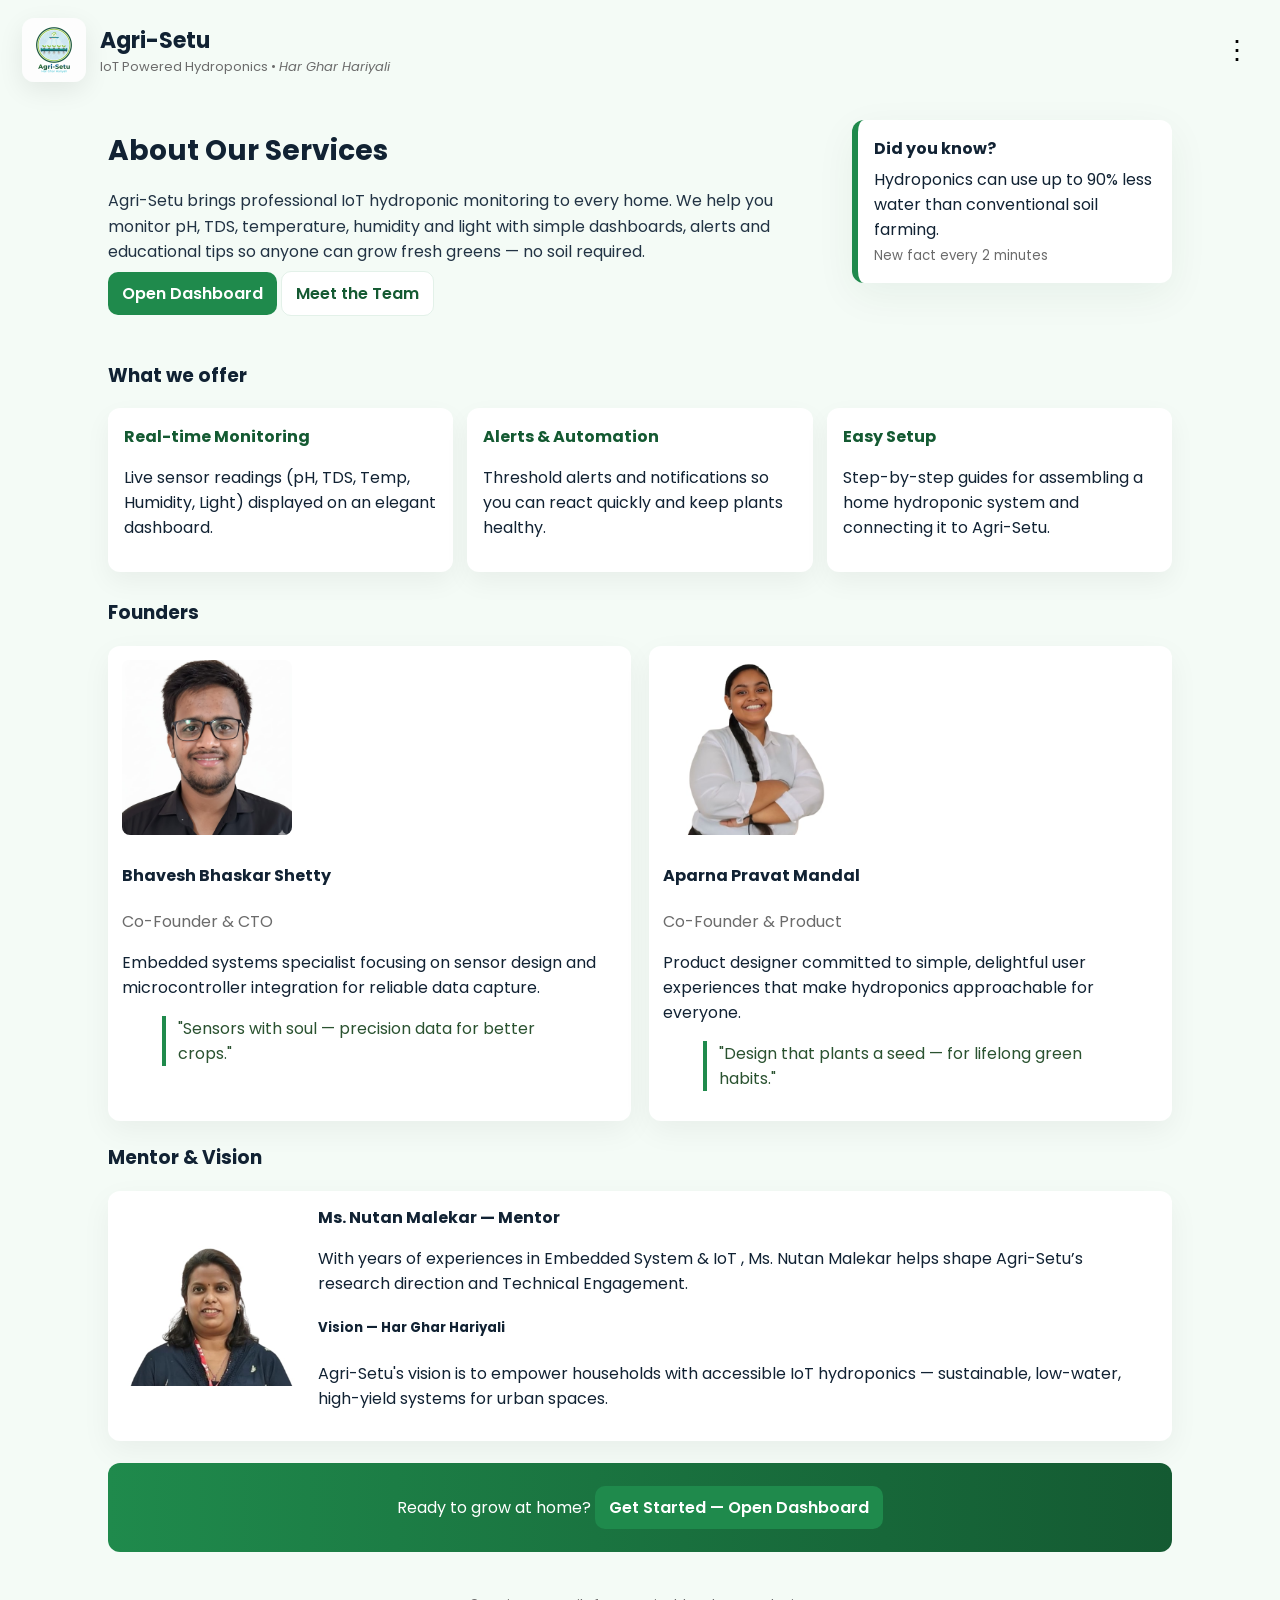
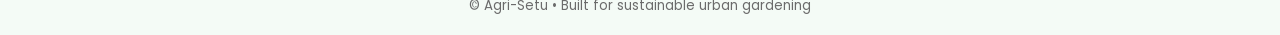
<file: index.html>
<!doctype html>
<html lang="en">
<head>
  <meta charset="utf-8"/>
  <meta name="viewport" content="width=device-width,initial-scale=1"/>
  <title>Agri-Setu — IoT Powered Hydroponics</title>
  <meta name="description" content="Agri-Setu: IoT-powered hydroponic solutions for home growers. Monitor pH, TDS, temperature, humidity and light. Har Ghar Hariyali.">
  <link href="https://fonts.googleapis.com/css2?family=Poppins:wght@300;400;600;700&display=swap" rel="stylesheet">
  <link rel="stylesheet" href="styles.css" />
</head>
<body data-page="about">

  <header class="topbar">
    <div class="brand">
      <img src="assets/logo.png" alt="Agri-Setu logo" class="logo" />
      <div class="brand-text">
        <h1>Agri-Setu</h1>
        <small>IoT Powered Hydroponics • <em>Har Ghar Hariyali</em></small>
      </div>
    </div>

    <div class="menu-wrap">
      <button id="menuBtn" class="dot-btn" aria-label="Menu">⋮</button>
      <nav id="menuDropdown" class="menu hidden" aria-hidden="true">
        <a href="index.html">About</a>
        <a href="login.html">Login</a>
        <a href="contact.html">Contact</a>
        <a href="faq.html">FAQ &amp; Query</a>
      </nav>
    </div>
  </header>

  <main class="container">
    <section class="hero about-hero">
      <div class="hero-left">
        <h2>About Our Services</h2>
        <p class="lead">Agri-Setu brings professional IoT hydroponic monitoring to every home. We help you monitor pH, TDS, temperature, humidity and light with simple dashboards, alerts and educational tips so anyone can grow fresh greens — no soil required.</p>
        <p><a class="btn primary" href="login.html">Open Dashboard</a> <a class="btn secondary" href="#founders">Meet the Team</a></p>
      </div>

      <aside class="hero-right">
        <div class="trivia-card">
          <h4>Did you know?</h4>
          <div id="triviaText">Loading facts...</div>
          <small class="muted">New fact every 2 minutes</small>
        </div>
      </aside>
    </section>

    <section class="services">
      <h3>What we offer</h3>
      <div class="services-grid">
        <div class="service">
          <h4>Real-time Monitoring</h4>
          <p>Live sensor readings (pH, TDS, Temp, Humidity, Light) displayed on an elegant dashboard.</p>
        </div>
        <div class="service">
          <h4>Alerts & Automation</h4>
          <p>Threshold alerts and notifications so you can react quickly and keep plants healthy.</p>
        </div>
        <div class="service">
          <h4>Easy Setup</h4>
          <p>Step-by-step guides for assembling a home hydroponic system and connecting it to Agri-Setu.</p>
        </div>
      </div>
    </section>

    <section id="founders" class="founders">
      <h3>Founders</h3>
      <div class="grid-2">
        <article class="profile">
          <img src="assets/founder1.jpg" alt="Founder 1" class="profile-img" />
          <h4>Bhavesh Bhaskar Shetty</h4>
          <p class="role">Co-Founder &amp; CTO</p>
          <p>Embedded systems specialist focusing on sensor design and microcontroller integration for reliable data capture.</p>
          <blockquote class="quote">"Sensors with soul — precision data for better crops."</blockquote>
        </article>

        <article class="profile">
          <img src="assets/founder2.jpg" alt="Founder 2" class="profile-img" />
          <h4>Aparna Pravat Mandal</h4>
          <p class="role">Co-Founder &amp; Product</p>
          <p>Product designer committed to simple, delightful user experiences that make hydroponics approachable for everyone.</p>
          <blockquote class="quote">"Design that plants a seed — for lifelong green habits."</blockquote>
        </article>
      </div>
    </section>

    <section class="mentor">
      <h3>Mentor & Vision</h3>
      <div class="mentor-card">
        <img src="assets/mentor.jpg" alt="Mentor" class="mentor-img" />
        <div class="mentor-text">
          <h4>Ms. Nutan Malekar — Mentor</h4>
          <p>With years of experiences in Embedded System & IoT , Ms. Nutan Malekar helps shape Agri-Setu’s research direction and Technical Engagement.</p>
          <h5>Vision — Har Ghar Hariyali</h5>
          <p>Agri-Setu's vision is to empower households with accessible IoT hydroponics — sustainable, low-water, high-yield systems for urban spaces.</p>
        </div>
      </div>
    </section>

    <section class="cta">
      <p>Ready to grow at home? <a href="login.html" class="btn primary">Get Started — Open Dashboard</a></p>
    </section>
  </main>

  <footer class="footer">
    <div class="container">
      <small>© Agri-Setu • Built for sustainable urban gardening</small>
    </div>
  </footer>

  <script src="main.js"></script>
</body>
</html>
</file>
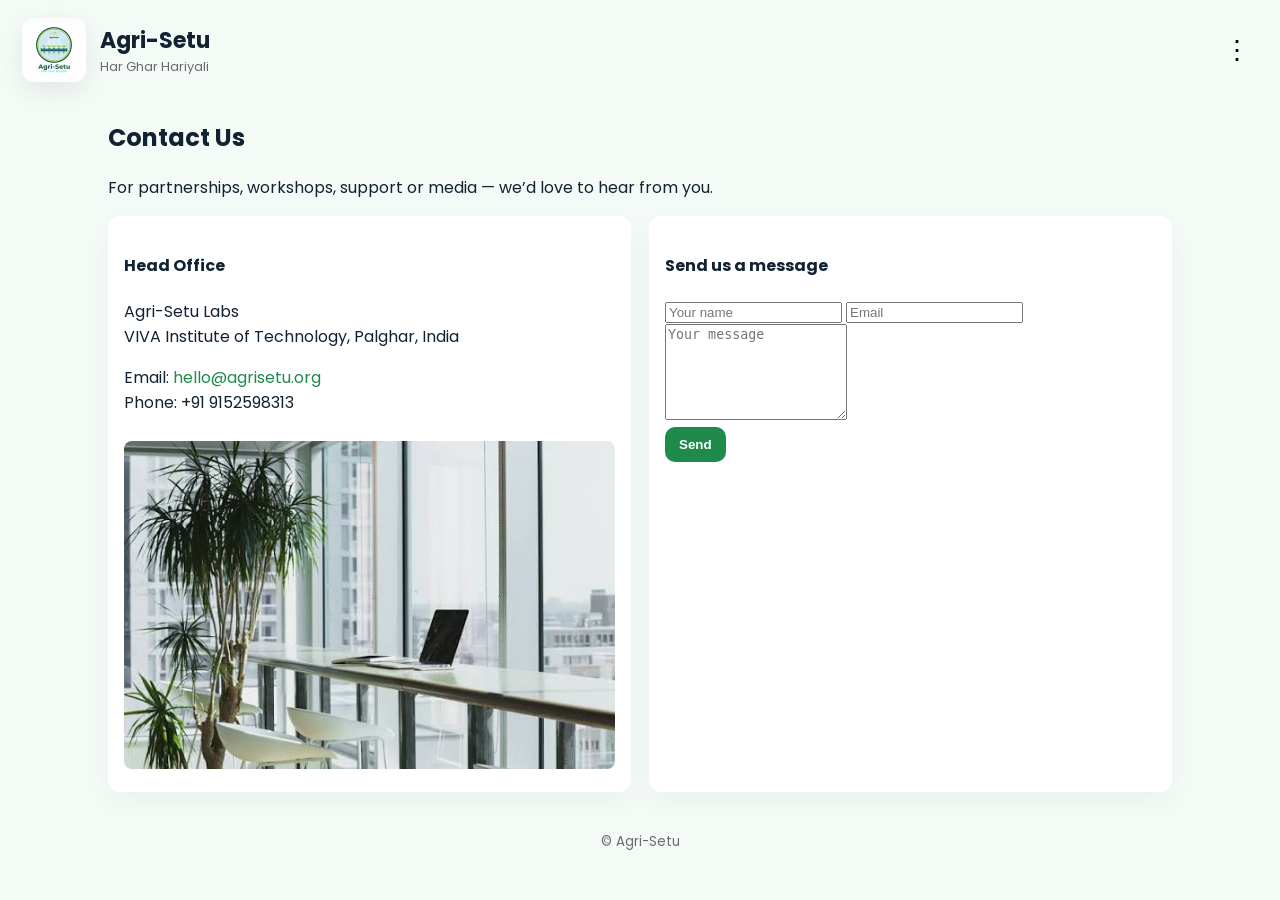
<file: contact.html>
<!doctype html>
<html lang="en">
<head>
  <meta charset="utf-8"/>
  <meta name="viewport" content="width=device-width,initial-scale=1"/>
  <title>Contact — Agri-Setu</title>
  <link href="https://fonts.googleapis.com/css2?family=Poppins:wght@300;400;600&display=swap" rel="stylesheet">
  <link rel="stylesheet" href="styles.css" />
</head>
<body data-page="contact">
  <header class="topbar">
    <div class="brand">
      <img src="assets/logo.png" alt="Agri-Setu logo" class="logo" />
      <div class="brand-text"><h1>Agri-Setu</h1><small>Har Ghar Hariyali</small></div>
    </div>
    <div class="menu-wrap">
      <button id="menuBtnC" class="dot-btn">⋮</button>
      <nav id="menuDropdownC" class="menu hidden" aria-hidden="true">
        <a href="index.html">About</a>
        <a href="login.html">Login</a>
        <a href="contact.html">Contact</a>
        <a href="faq.html">FAQ & Query</a>
      </nav>
    </div>
  </header>

  <main class="container">
    <section class="contact-hero">
      <h2>Contact Us</h2>
      <p>For partnerships, workshops, support or media — we’d love to hear from you.</p>
    </section>

    <section class="contact-grid">
      <div class="contact-card">
        <h4>Head Office</h4>
        <p>Agri-Setu Labs<br/>VIVA Institute of Technology, Palghar, India</p>
        <p>Email: <a href="mailto:hello@agrisetu.org">hello@agrisetu.org</a><br/>Phone: +91 9152598313</p>
        <img src="assets/contact-office.jpg" alt="office" style="width:100%;border-radius:8px;margin-top:10px" />
      </div>

      <div class="contact-card">
        <h4>Send us a message</h4>
        <form id="contactForm">
          <input id="cname" placeholder="Your name" required />
          <input id="cemail" type="email" placeholder="Email" required />
          <textarea id="cmessage" rows="6" placeholder="Your message" required></textarea>
          <div style="display:flex;gap:8px;align-items:center">
            <button type="submit" class="btn primary">Send</button>
            <div id="contactMsg" class="muted"></div>
          </div>
        </form>
      </div>
    </section>
  </main>

  <footer class="footer"><small>© Agri-Setu</small></footer>
  <script src="main.js"></script>
  <script>
    document.getElementById('contactForm').addEventListener('submit', (e) => {
      e.preventDefault();
      document.getElementById('contactMsg').innerText = 'Thanks! Your message was received (demo).';
      e.target.reset();
    });
  </script>
</body>
</html>
</file>
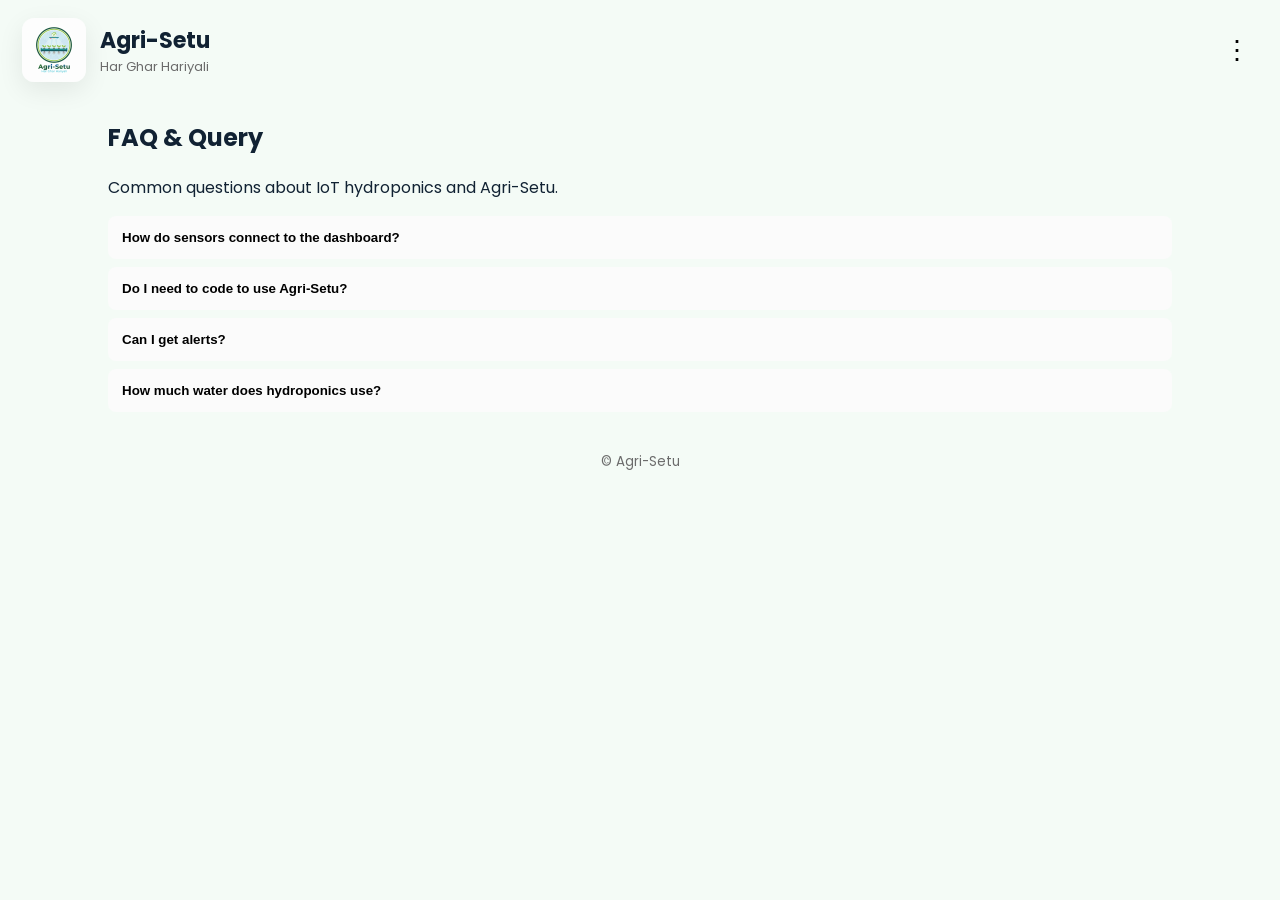
<file: faq.html>
<!doctype html>
<html lang="en">
<head>
  <meta charset="utf-8"/>
  <meta name="viewport" content="width=device-width,initial-scale=1"/>
  <title>FAQ — Agri-Setu</title>
  <link href="https://fonts.googleapis.com/css2?family=Poppins:wght@300;400;600&display=swap" rel="stylesheet">
  <link rel="stylesheet" href="styles.css" />
</head>
<body data-page="faq">
  <header class="topbar">
    <div class="brand">
      <img src="assets/logo.png" alt="logo" class="logo" />
      <div class="brand-text"><h1>Agri-Setu</h1><small>Har Ghar Hariyali</small></div>
    </div>
    <div class="menu-wrap">
      <button id="menuBtnF" class="dot-btn">⋮</button>
      <nav id="menuDropdownF" class="menu hidden" aria-hidden="true">
        <a href="index.html">About</a>
        <a href="login.html">Login</a>
        <a href="contact.html">Contact</a>
        <a href="faq.html">FAQ & Query</a>
      </nav>
    </div>
  </header>

  <main class="container">
    <section class="hero"><h2>FAQ & Query</h2><p>Common questions about IoT hydroponics and Agri-Setu.</p></section>

    <section class="faq-list">
      <div class="faq-item">
        <button class="faq-q">How do sensors connect to the dashboard?</button>
        <div class="faq-a">They connect via an ESP32 (or similar) which writes readings to Firebase Realtime Database; the dashboard listens to that DB.</div>
      </div>

      <div class="faq-item">
        <button class="faq-q">Do I need to code to use Agri-Setu?</button>
        <div class="faq-a">No — the system is designed for non-technical users. We provide step-by-step setup guides.</div>
      </div>

      <div class="faq-item">
        <button class="faq-q">Can I get alerts?</button>
        <div class="faq-a">Yes — the dashboard supports notifications and threshold alerts. We can add SMS/email by request.</div>
      </div>

      <div class="faq-item">
        <button class="faq-q">How much water does hydroponics use?</button>
        <div class="faq-a">Hydroponics typically uses 70–90% less water than soil farming because water is recirculated.</div>
      </div>
    </section>
  </main>

  <footer class="footer"><small>© Agri-Setu</small></footer>
  <script src="main.js"></script>
</body>
</html>
</file>
<file: styles.css>
/* =========================
   Agri-Setu unified styles (About page + Dashboard)
   Professional light-green theme
   ========================= */

:root{
  --accent: #1f8a4c;
  --accent-dark: #145a32;
  --bg: #f4fbf6;
  --card: #ffffff;
  --muted: #6b6b6b;
  --danger: #d62828;
  --glass: rgba(255,255,255,0.6);
  --max-width: 1100px;
  --radius-lg: 14px;
  --shadow-strong: 0 12px 40px rgba(6,70,28,0.06);
}

/* Reset & base */
*{box-sizing:border-box}
html,body{height:100%;margin:0;font-family:Poppins,system-ui,Arial,Helvetica,sans-serif;background:var(--bg);color:#123}
a{color:var(--accent);text-decoration:none}
.container{max-width:var(--max-width);margin:0 auto;padding:0 18px}

/* Topbar */
.topbar{display:flex;justify-content:space-between;align-items:center;padding:18px 22px;background:transparent}
.brand{display:flex;align-items:center;gap:14px}
.logo{width:64px;height:64px;border-radius:12px;object-fit:cover;box-shadow:0 8px 26px rgba(0,0,0,0.08)}
.brand-text h1{margin:0;font-size:22px}
.brand-text small{display:block;color:var(--muted);font-size:13px}

/* Menu */
.menu-wrap{position:relative}
.dot-btn{background:transparent;border:none;font-size:26px;cursor:pointer;padding:8px}
.menu{position:absolute;right:0;top:48px;background:var(--card);box-shadow:0 10px 30px rgba(0,0,0,0.08);border-radius:10px;overflow:hidden;min-width:200px}
.menu a{display:block;padding:12px 14px;color:#222;border-bottom:1px solid #f0f0f0}
.menu a:hover{background:#f6fff6}
.hidden{display:none}

/* Hero section */
.about-hero{display:flex;gap:28px;align-items:flex-start;padding:20px 0}
.hero-left{flex:1;padding-top:6px}
.hero-right{width:320px}
.hero-left h2{font-size:28px;margin:4px 0 10px}
.lead{color:#234;line-height:1.6;font-size:16px}

/* Trivia card */
.trivia-card{background:var(--card);padding:16px;border-radius:12px;box-shadow:var(--shadow-strong);border-left:6px solid var(--accent)}
.trivia-card h4{margin:0 0 6px}
.trivia-card .muted{color:var(--muted)}

/* Services */
.services{margin-top:18px}
.services-grid{display:grid;grid-template-columns:repeat(auto-fit,minmax(220px,1fr));gap:14px;margin-top:12px}
.service{background:var(--card);padding:16px;border-radius:12px;box-shadow:0 10px 26px rgba(0,0,0,0.05)}
.service h4{margin:0 0 8px;color:var(--accent-dark)}

/* Founders */
.founders{margin-top:26px}
.grid-2{display:grid;grid-template-columns:repeat(auto-fit,minmax(260px,1fr));gap:18px;margin-top:12px}
.profile{background:var(--card);padding:14px;border-radius:12px;box-shadow:0 10px 30px rgba(0,0,0,0.05)}
.profile-img{width:170px;height:175px;object-fit:cover;border-radius:8px}
.role{color:var(--muted);margin:6px 0}
.quote{margin-top:10px;padding-left:12px;border-left:4px solid var(--accent);color:#2a5230}

/* Mentor */
.mentor{margin-top:22px}
.mentor-card{display:flex;gap:16px;align-items:center;margin-top:12px;background:var(--card);padding:14px;border-radius:12px;box-shadow:0 10px 30px rgba(0,0,0,0.05)}
.mentor-img{width:180px;height:140px;object-fit:cover;border-radius:8px}
.mentor-text h4{margin:0 0 6px}

/* CTA */
.cta{margin:22px 0;padding:16px;background:linear-gradient(90deg,var(--accent),var(--accent-dark));color:white;border-radius:12px;text-align:center}
.btn{background:var(--accent);border:none;padding:10px 14px;border-radius:10px;color:white;cursor:pointer;font-weight:600}
.btn.secondary{background:white;color:var(--accent-dark);border:1px solid rgba(31,138,76,0.12)}
.btn.primary{background:var(--accent)}

/* Contact & FAQ */
.contact-grid{display:grid;grid-template-columns:1fr 1fr;gap:18px;margin-top:14px}
.contact-card{background:var(--card);padding:16px;border-radius:12px;box-shadow:0 10px 26px rgba(0,0,0,0.04)}

/* Footer */
.footer{text-align:center;padding:18px;color:var(--muted);margin-top:18px}

/* Dashboard specific: preserve original look (cards + dialect) */
.cards{position:relative;display:grid;grid-template-columns:repeat(auto-fit,minmax(220px,1fr));gap:18px;padding:20px;max-width:1200px;margin:14px auto}
.card{background:var(--card);border-radius:14px;padding:16px 14px;text-align:center;box-shadow:0 10px 26px rgba(0,0,0,0.06);border:3px solid rgba(31,138,76,0.08)}
.card h3{margin:0 0 8px;font-size:17px;color:var(--accent-dark)}
.dial{width:130px;height:130px;margin:8px auto;border-radius:50%;border:10px solid var(--accent);display:flex;align-items:center;justify-content:center;background:#f7fff9;font-size:28px;font-weight:800;color:var(--accent-dark)}
.value-text{font-size:22px;font-weight:700;color:#222}
.sub{margin-top:6px;font-size:12px;color:var(--muted)}
.chart-panel{background:var(--card);padding:20px;max-width:1200px;margin:10px auto 30px;border-radius:12px;border-left:4px solid var(--accent);box-shadow:0 8px 24px rgba(0,0,0,0.04)}

/* Login card (keeps consistent if used) */
.center-card{position:relative;z-index:5;width:360px;margin:40px auto;padding:22px;background:var(--card);border-radius:12px;box-shadow:0 10px 30px rgba(0,0,0,0.08);text-align:center}
.logo-large{width:90px;height:90px;border-radius:14px;object-fit:cover;display:block;margin:0 auto 10px}
.center-card input{width:92%;padding:10px;margin:8px 0;border-radius:10px;border:1px solid #e6e6e6;font-size:15px}

/* FAQ */
.faq-list{margin-top:12px}
.faq-item{background:var(--card);border-radius:8px;margin:8px 0;overflow:hidden}
.faq-q{width:100%;text-align:left;padding:14px;border:none;background:#fbfbfb;cursor:pointer;font-weight:600}
.faq-a{padding:12px 14px;display:none;color:#333}

/* Small screens */
@media (max-width:800px){
  .about-hero{flex-direction:column}
  .contact-grid{grid-template-columns:1fr}
  .mentor-card{flex-direction:column;align-items:flex-start}
  .logo{width:56px;height:56px}
  .profile-img{height:180px}
}

/* Utility */
.hidden{display:none}
.muted{color:var(--muted)}

/* ================= Crop Selection ================= */
.crop-section{
  max-width:1200px;
  margin:20px auto;
  padding:18px;
}

.crop-grid{
  display:grid;
  grid-template-columns:repeat(auto-fit,minmax(140px,1fr));
  gap:16px;
}

.crop-card{
  background:#ffffff;
  padding:12px;
  border-radius:12px;
  text-align:center;
  cursor:pointer;
  box-shadow:0 8px 22px rgba(0,0,0,0.1);
  transition:0.2s;
  border:2px solid transparent;
}

.crop-card.active{
  border-color:var(--accent);
  transform:scale(1.05);
}

.crop-card img{
  width:90%;
  height:120px;
  object-fit:cover;
  border-radius:10px;
}

.crop-card p{
  margin:8px 0 0;
  font-weight:600;
}

/* ================= Ideal Parameters ================= */
.ideal-params{
  max-width:1200px;
  margin:20px auto;
  background:#fff;
  padding:18px;
  border-radius:14px;
  box-shadow:0 10px 26px rgba(0,0,0,0.05);
}

.ideal-params ul{
  list-style:none;
  padding:0;
}

.ideal-params li{
  padding:6px 0;
  font-weight:500;
}

/* ================= Alerts ================= */
.alerts{
  max-width:1200px;
  margin:20px auto;
  background:#fff;
  padding:18px;
  border-radius:14px;
  box-shadow:0 10px 26px rgba(0,0,0,0.05);
}

#alertBox{
  padding:12px;
  border-radius:10px;
  background:#eafbea;
  color:#1f8a4c;
  font-weight:600;
}

.alert-danger{
  background:#ffeaea;
  color:#c0392b;
}

/* ================= Forgot Password Button ================= */
.forgot-btn{
  margin-top:10px;
  background:none;
  border:none;
  color:var(--accent);
  font-size:14px;
  cursor:pointer;
  text-decoration:underline;
}

.forgot-btn:hover{
  color:var(--accent-dark);
}
</file>
